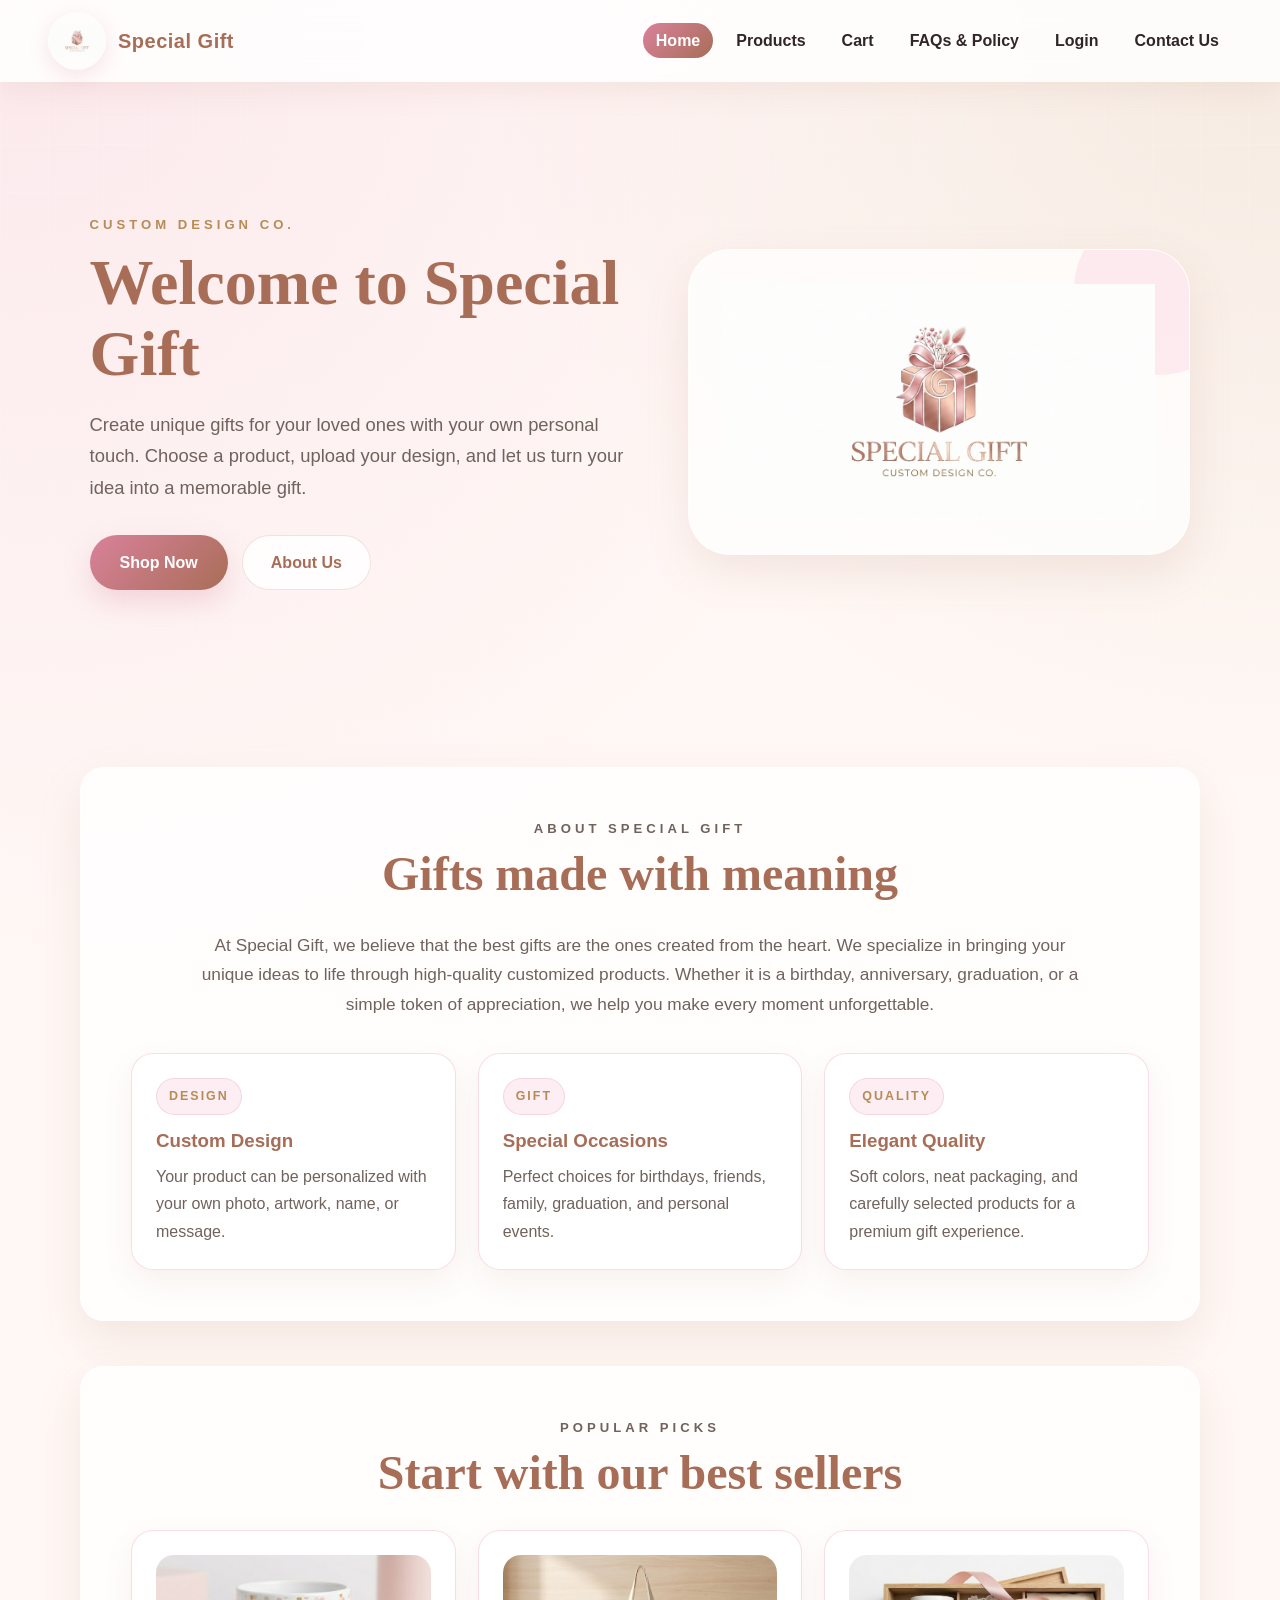
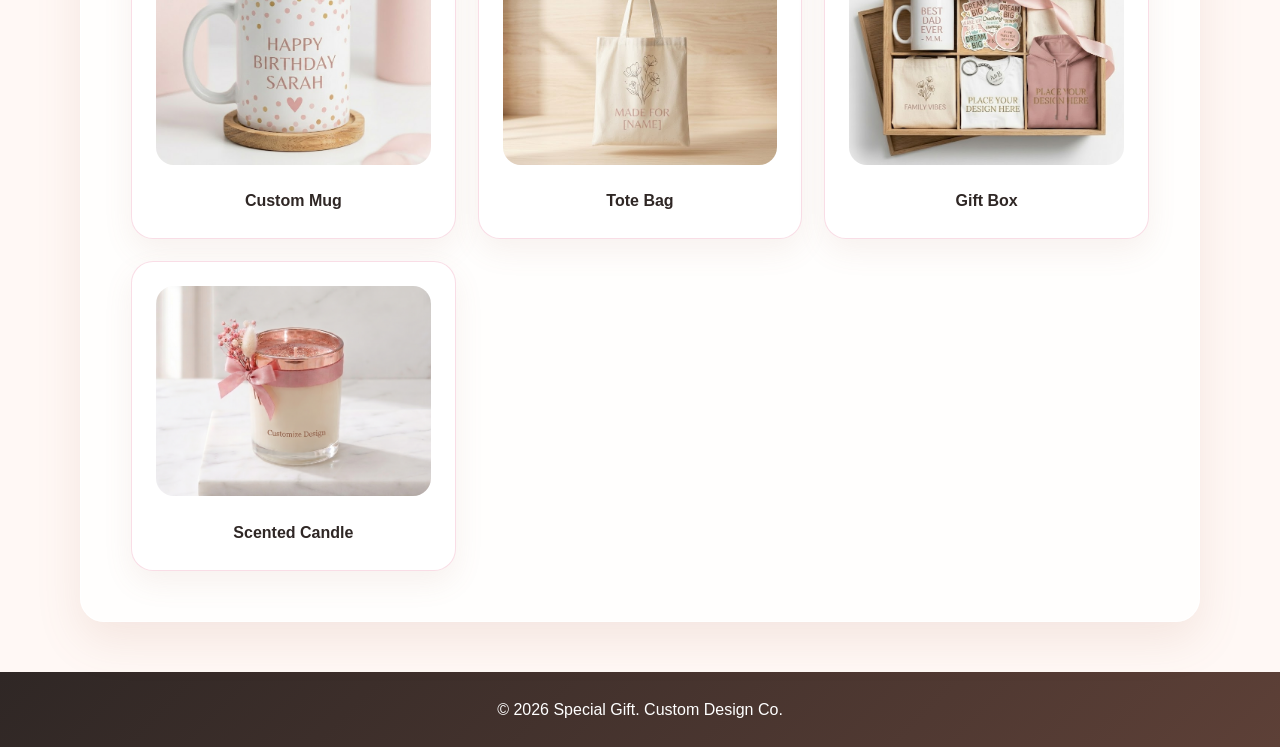
<file: index.html>
<!DOCTYPE html>
<html lang="en">
<head>
    <meta charset="UTF-8">
    <meta name="viewport" content="width=device-width, initial-scale=1.0">
    <title>Special Gift | Home</title>
    <link rel="stylesheet" href="style.css">
</head>
<body>
    <header>
        <a class="brand" href="index.html" aria-label="Special Gift Home">
            <img src="logo.png" alt="Special Gift Logo">
            <span>Special Gift</span>
        </a>
        <nav>
            <ul>
                <li><a href="index.html" class="active">Home</a></li>
                <li><a href="products.html">Products</a></li>
                <li><a href="cart.html">Cart</a></li>
                <li><a href="faq.html">FAQs & Policy</a></li>
                <li><a href="login.html">Login</a></li>
                <li><a href="contact.html">Contact Us</a></li>
            </ul>
        </nav>
    </header>

    <main>
        <section class="hero luxury-hero reveal">
            <div class="hero-content">
                <p class="eyebrow">Custom Design Co.</p>
                <h1 id="dynamic-title">Welcome to Special Gift</h1>
                <p class="hero-text">
                    Create unique gifts for your loved ones with your own personal touch. Choose a product, upload your design, and let us turn your idea into a memorable gift.
                </p>
                <div class="hero-actions">
                    <a class="primary-btn" href="products.html">Shop Now</a>
                    <a class="secondary-btn" href="#about">About Us</a>
                </div>
            </div>
            <div class="hero-logo-card floating-img">
                <img src="logo.png" alt="Special Gift Custom Design Co.">
            </div>
        </section>

        <section id="about" class="about-section reveal">
            <div class="section-heading">
                <p class="eyebrow">About Special Gift</p>
                <h2>Gifts made with meaning</h2>
            </div>
            <p>
                At Special Gift, we believe that the best gifts are the ones created from the heart. We specialize in bringing your unique ideas to life through high-quality customized products. Whether it is a birthday, anniversary, graduation, or a simple token of appreciation, we help you make every moment unforgettable.
            </p>
            <div class="about-cards">
                <article>
                    <span class="text-icon">Design</span>
                    <h3>Custom Design</h3>
                    <p>Your product can be personalized with your own photo, artwork, name, or message.</p>
                </article>
                <article>
                    <span class="text-icon">Gift</span>
                    <h3>Special Occasions</h3>
                    <p>Perfect choices for birthdays, friends, family, graduation, and personal events.</p>
                </article>
                <article>
                    <span class="text-icon">Quality</span>
                    <h3>Elegant Quality</h3>
                    <p>Soft colors, neat packaging, and carefully selected products for a premium gift experience.</p>
                </article>
            </div>
        </section>

        <section class="featured-products reveal">
            <div class="section-heading">
                <p class="eyebrow">Popular Picks</p>
                <h2>Start with our best sellers</h2>
            </div>
            <div class="mini-grid">
                <a href="product-details.html?item=Mug&img=mug.jfif&price=45" class="mini-card hover-photo"><img src="mug.jfif" alt="Mug"><span>Custom Mug</span></a>
                <a href="product-details.html?item=Tote Bag&img=toteBag.jfif&price=35" class="mini-card hover-photo"><img src="toteBag.jfif" alt="Tote Bag"><span>Tote Bag</span></a>
                <a href="product-details.html?item=Gift Box&img=box.jfif&price=180" class="mini-card hover-photo"><img src="box.jfif" alt="Gift Box"><span>Gift Box</span></a>
                <a href="product-details.html?item=Scented Candle&img=candle.png&price=55" class="mini-card hover-photo"><img src="candle.png" alt="Scented Candle"><span>Scented Candle</span></a>
            </div>
        </section>
    </main>

    <footer>
        <p>&copy; 2026 Special Gift. Custom Design Co.</p>
    </footer>

    <script src="script.js"></script>
</body>
</html>
</file>
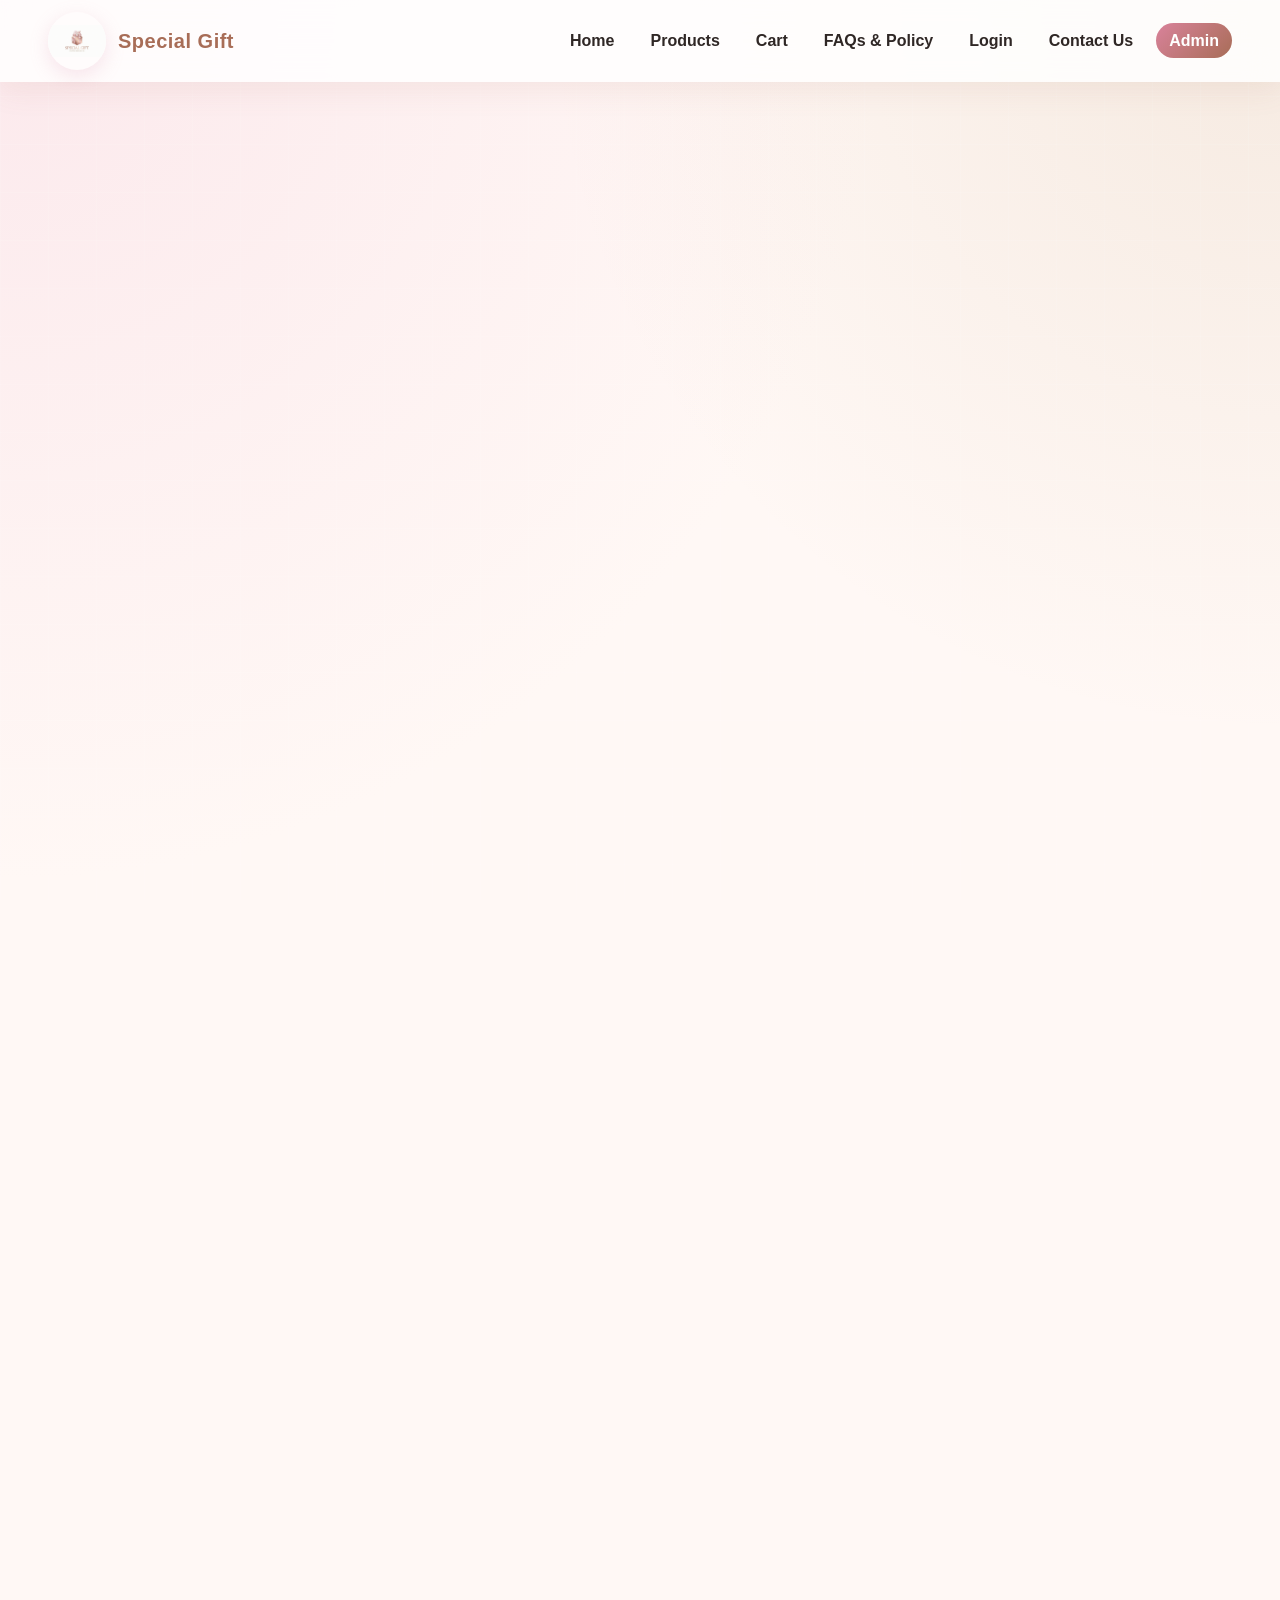
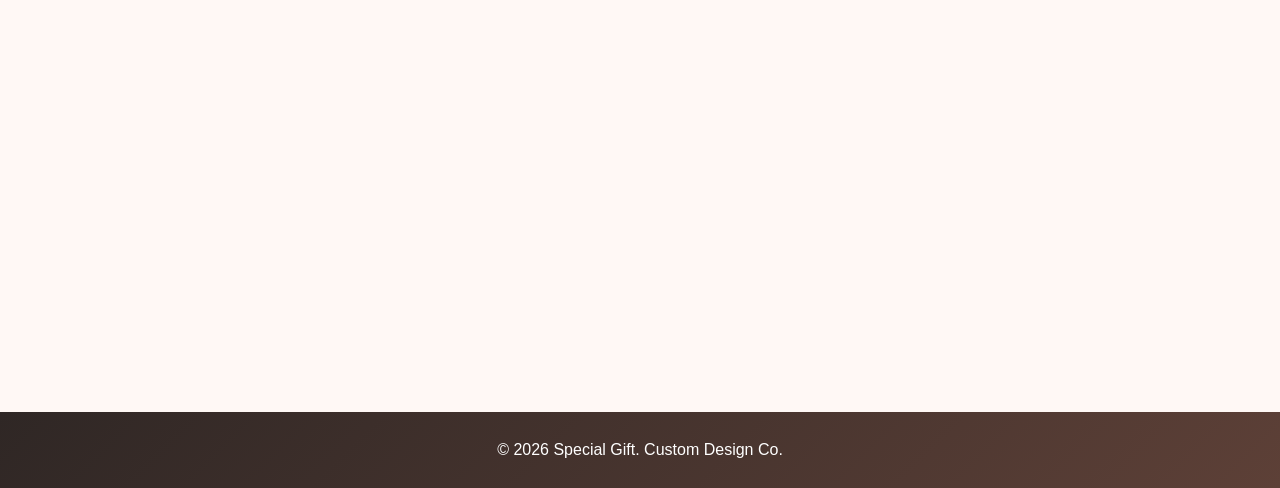
<file: admin.html>
<!DOCTYPE html>
<html lang="en">
<head>
    <meta charset="UTF-8">
    <meta name="viewport" content="width=device-width, initial-scale=1.0">
    <title>Special Gift | Admin Panel</title>
    <link rel="stylesheet" href="style.css">
</head>
<body>
    <header>
        <a class="brand" href="index.html"><img src="logo.png" alt="Special Gift Logo"><span>Special Gift</span></a>
        <nav>
            <ul>
                <li><a href="index.html">Home</a></li>
                <li><a href="products.html">Products</a></li>
                <li><a href="cart.html">Cart</a></li>
                <li><a href="faq.html">FAQs & Policy</a></li>
                <li><a href="login.html">Login</a></li>
                <li><a href="contact.html">Contact Us</a></li>
                <li><a href="admin.html" class="active">Admin</a></li>
            </ul>
        </nav>
    </header>

    <main>
        <section class="page-hero reveal">
            <p class="eyebrow">Admin Panel</p>
            <h1>Manage Products</h1>
            <p>Add new products to the catalog or remove existing ones.</p>
        </section>

        <section class="reveal" style="max-width:520px;margin:0 auto 40px;">
            <form id="add-product-form" class="pretty-form glass-card">
                <h3 style="margin-top:0;">Add New Product</h3>

                <label for="p-name">Product Name</label>
                <input type="text" id="p-name" placeholder="e.g. Custom Photo Frame" required>

                <label for="p-price">Price (SAR)</label>
                <input type="number" id="p-price" placeholder="e.g. 60" min="1" required>

                <label for="p-image">Product Image</label>
                <select id="p-image" required>
                    <option value="mug.jfif">Mug</option>
                    <option value="sticker.jfif">Sticker</option>
                    <option value="toteBag.jfif">Tote Bag</option>
                    <option value="keychain.jfif">Keychain</option>
                    <option value="tshirt.jfif">T-Shirt</option>
                    <option value="hodie.jfif">Hoodie</option>
                    <option value="box.jfif">Gift Box</option>
                    <option value="candle.png">Scented Candle</option>
                </select>

                <button type="submit" class="primary-btn full-btn">Add Product</button>
                <p id="admin-message" class="form-message"></p>
            </form>
            <p style="text-align:center;margin-top:14px;">
                <button id="reset-btn" class="secondary-btn">Reset to Default Catalog</button>
            </p>
        </section>

        <section class="reveal">
            <h2 style="text-align:center;">Current Products</h2>
            <div id="admin-product-list" class="product-grid"></div>
        </section>
    </main>

    <footer><p>&copy; 2026 Special Gift. Custom Design Co.</p></footer>

    <script>
        const DEFAULT_PRODUCTS = [
            { name: 'Custom Printed Mug', price: 45, image: 'mug.jfif' },
            { name: 'Custom Sticker Pack', price: 20, image: 'sticker.jfif' },
            { name: 'Custom Printed Tote Bag', price: 35, image: 'toteBag.jfif' },
            { name: 'Custom Engraved Keychain', price: 25, image: 'keychain.jfif' },
            { name: 'Custom Printed T-Shirt', price: 75, image: 'tshirt.jfif' },
            { name: 'Custom Printed Hoodie', price: 120, image: 'hodie.jfif' },
            { name: 'Custom Mixed Gift Box', price: 180, image: 'box.jfif' },
            { name: 'Custom Scented Candle', price: 55, image: 'candle.png' }
        ];

        function getAdminProducts() {
            return JSON.parse(localStorage.getItem('specialGiftProducts')) || [];
        }
        function getHiddenProducts() {
            return JSON.parse(localStorage.getItem('specialGiftHiddenProducts')) || [];
        }

        function makeRow(product, type, index) {
            const card = document.createElement('div');
            card.className = 'product-card';
            card.innerHTML =
                '<img src="' + product.image + '" alt="' + product.name + '">' +
                '<h3>' + product.name + '</h3>' +
                '<p class="price">' + product.price + ' SAR</p>';
            const btn = document.createElement('button');
            btn.className = 'remove-btn';
            btn.textContent = 'Remove';
            btn.addEventListener('click', function () {
                if (type === 'default') {
                    const hidden = getHiddenProducts();
                    hidden.push(product.name);
                    localStorage.setItem('specialGiftHiddenProducts', JSON.stringify(hidden));
                } else {
                    const added = getAdminProducts();
                    added.splice(index, 1);
                    localStorage.setItem('specialGiftProducts', JSON.stringify(added));
                }
                document.getElementById('admin-message').textContent =
                    '"' + product.name + '" was removed from the catalog.';
                renderAdminList();
            });
            card.appendChild(btn);
            return card;
        }

        function renderAdminList() {
            const list = document.getElementById('admin-product-list');
            list.innerHTML = '';
            const hidden = getHiddenProducts();
            DEFAULT_PRODUCTS.forEach(function (product) {
                if (hidden.indexOf(product.name) === -1) {
                    list.appendChild(makeRow(product, 'default'));
                }
            });
            getAdminProducts().forEach(function (product, index) {
                list.appendChild(makeRow(product, 'added', index));
            });
        }

        document.getElementById('add-product-form').addEventListener('submit', function (event) {
            event.preventDefault();
            const name = document.getElementById('p-name').value.trim();
            const price = Number(document.getElementById('p-price').value);
            const image = document.getElementById('p-image').value;
            const message = document.getElementById('admin-message');
            if (name.length < 2 || !price || price <= 0) {
                message.textContent = 'Please enter a valid product name and a price greater than 0.';
                return;
            }
            const added = getAdminProducts();
            added.push({ name: name, price: price, image: image });
            localStorage.setItem('specialGiftProducts', JSON.stringify(added));
            message.textContent = '"' + name + '" was added to the catalog.';
            event.target.reset();
            renderAdminList();
        });

        document.getElementById('reset-btn').addEventListener('click', function () {
            localStorage.removeItem('specialGiftProducts');
            localStorage.removeItem('specialGiftHiddenProducts');
            document.getElementById('admin-message').textContent = 'Catalog reset to default products.';
            renderAdminList();
        });

        renderAdminList();
    </script>
</body>
</html>
</file>
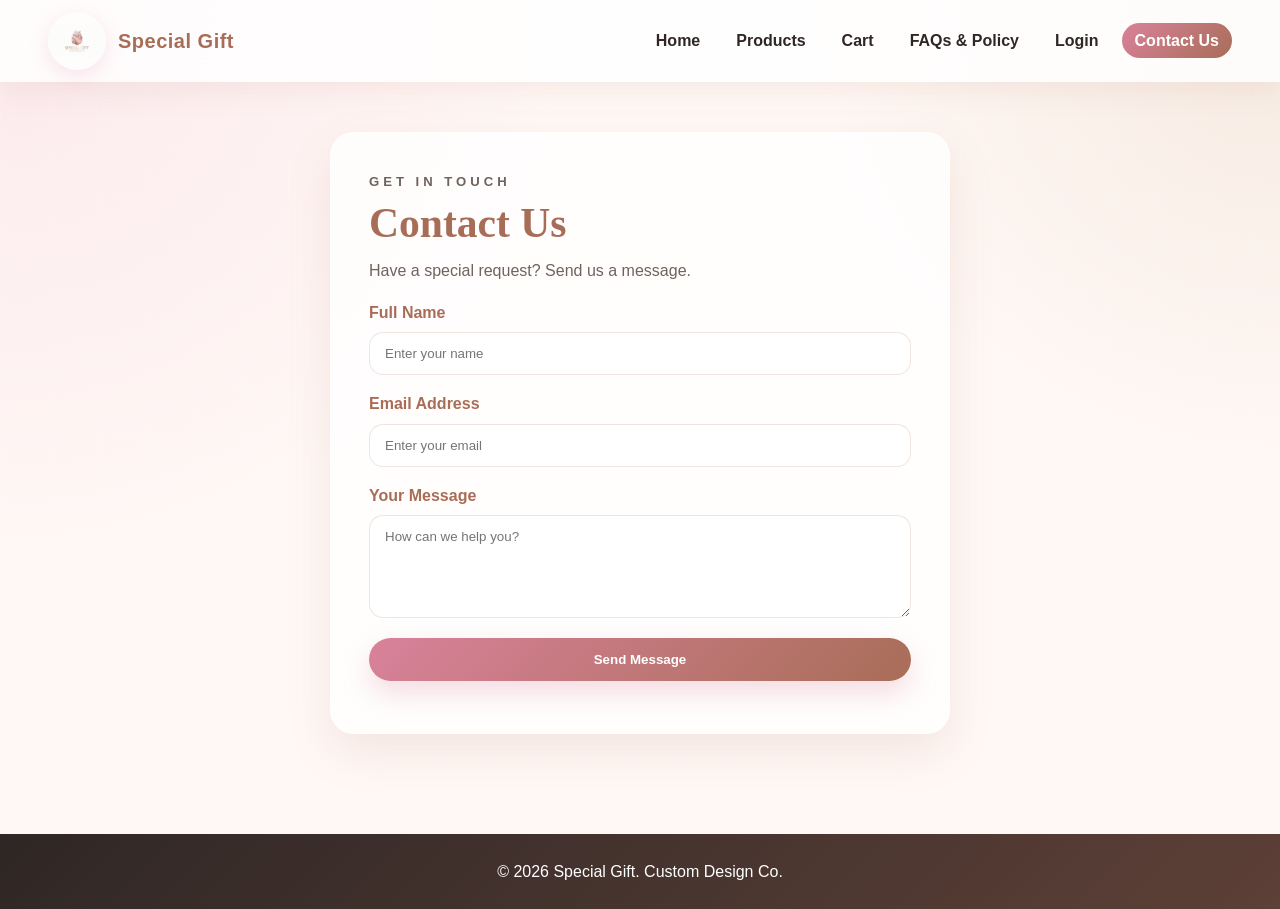
<file: contact.html>
<!DOCTYPE html>
<html lang="en">
<head>
    <meta charset="UTF-8">
    <meta name="viewport" content="width=device-width, initial-scale=1.0">
    <title>Special Gift | Contact Us</title>
    <link rel="stylesheet" href="style.css">
</head>
<body>
    <header>
        <a class="brand" href="index.html"><img src="logo.png" alt="Special Gift Logo"><span>Special Gift</span></a>
        <nav>
            <ul>
                <li><a href="index.html">Home</a></li>
                <li><a href="products.html">Products</a></li>
                <li><a href="cart.html">Cart</a></li>
                <li><a href="faq.html">FAQs & Policy</a></li>
                <li><a href="login.html">Login</a></li>
                <li><a href="contact.html" class="active">Contact Us</a></li>
            </ul>
        </nav>
    </header>

    <main class="form-page reveal">
        <form id="contact-form" class="pretty-form glass-card">
            <p class="eyebrow">Get in Touch</p>
            <h1>Contact Us</h1>
            <p>Have a special request? Send us a message.</p>
            <label for="name">Full Name</label>
            <input type="text" id="name" placeholder="Enter your name" required>
            <label for="email">Email Address</label>
            <input type="email" id="email" placeholder="Enter your email" required>
            <label for="message">Your Message</label>
            <textarea id="message" rows="5" placeholder="How can we help you?" required></textarea>
            <button type="submit" class="primary-btn full-btn">Send Message</button>
            <p id="contact-message" class="status-message"></p>
        </form>
    </main>

    <footer><p>&copy; 2026 Special Gift. Custom Design Co.</p></footer>
    <script src="script.js"></script>
</body>
</html>
</file>
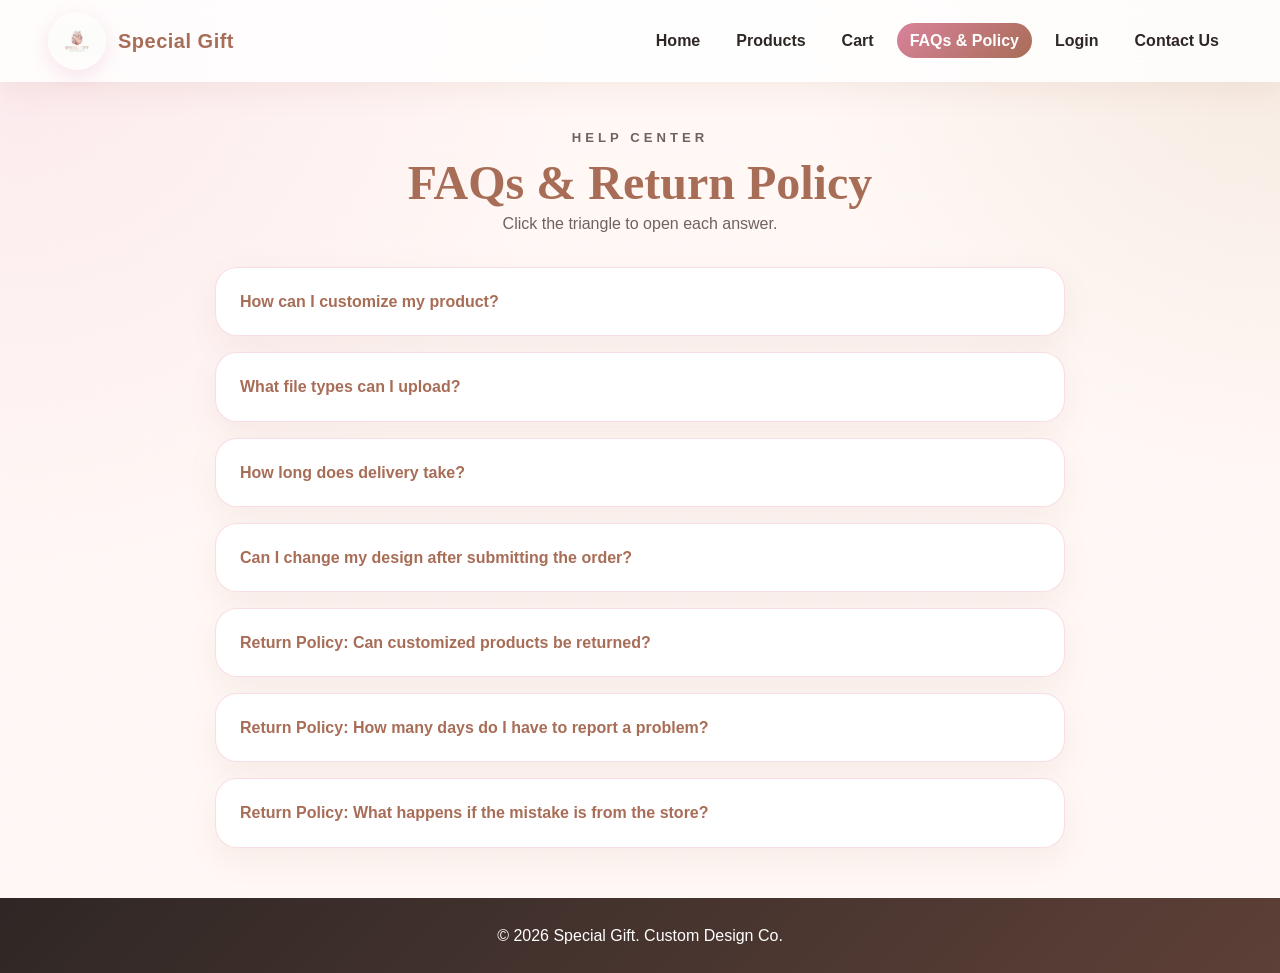
<file: faq.html>
<!DOCTYPE html>
<html lang="en">
<head>
    <meta charset="UTF-8">
    <meta name="viewport" content="width=device-width, initial-scale=1.0">
    <title>Special Gift | FAQs & Return Policy</title>
    <link rel="stylesheet" href="style.css">
</head>
<body>
    <header>
        <a class="brand" href="index.html"><img src="logo.png" alt="Special Gift Logo"><span>Special Gift</span></a>
        <nav>
            <ul>
                <li><a href="index.html">Home</a></li>
                <li><a href="products.html">Products</a></li>
                <li><a href="cart.html">Cart</a></li>
                <li><a href="faq.html" class="active">FAQs & Policy</a></li>
                <li><a href="login.html">Login</a></li>
                <li><a href="contact.html">Contact Us</a></li>
            </ul>
        </nav>
    </header>

    <main class="page-container reveal">
        <div class="section-heading">
            <p class="eyebrow">Help Center</p>
            <h1>FAQs & Return Policy</h1>
            <p>Click the triangle to open each answer.</p>
        </div>

        <section class="accordion">
            <details>
                <summary>How can I customize my product?</summary>
                <p>Choose a product from the Products page, click Customize Now, select the color, upload your design, and add any special instructions.</p>
            </details>
            <details>
                <summary>What file types can I upload?</summary>
                <p>You can upload common image files such as JPG, PNG, JPEG, and JFIF.</p>
            </details>
            <details>
                <summary>How long does delivery take?</summary>
                <p>Delivery time depends on the product type, design details, and location. The customer support team will confirm the expected time after the order is reviewed.</p>
            </details>
            <details>
                <summary>Can I change my design after submitting the order?</summary>
                <p>You can request a design change before printing starts. After production begins, changes may not be possible.</p>
            </details>
            <details>
                <summary>Return Policy: Can customized products be returned?</summary>
                <p>Customized products cannot be returned unless there is a printing error, damaged item, or wrong product delivered.</p>
            </details>
            <details>
                <summary>Return Policy: How many days do I have to report a problem?</summary>
                <p>Please contact us within 3 days of receiving the order and include clear photos of the issue.</p>
            </details>
            <details>
                <summary>Return Policy: What happens if the mistake is from the store?</summary>
                <p>If the mistake is confirmed, we will offer a replacement or a suitable solution based on the order case.</p>
            </details>
        </section>
    </main>

    <footer><p>&copy; 2026 Special Gift. Custom Design Co.</p></footer>
    <script src="script.js"></script>
</body>
</html>
</file>
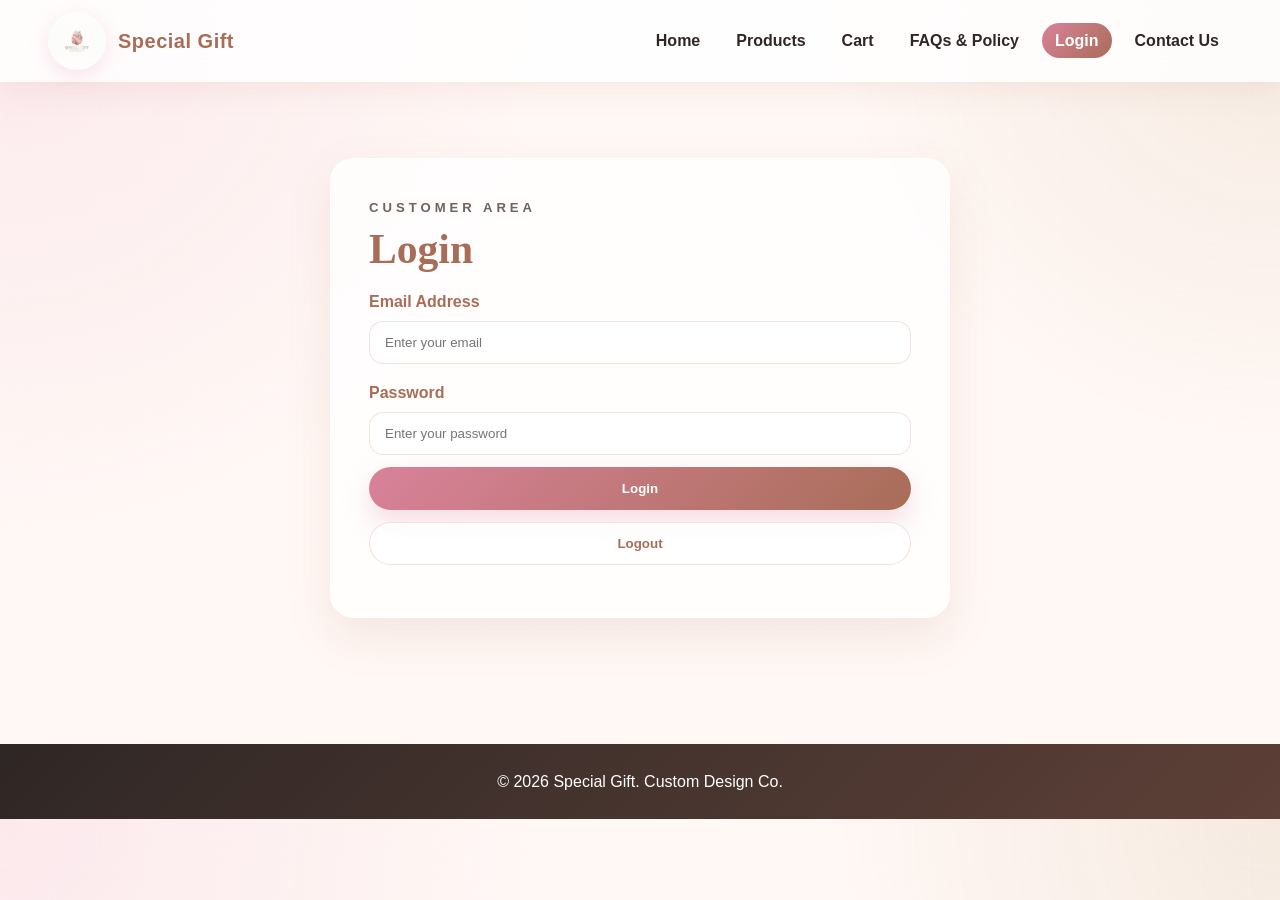
<file: login.html>
<!DOCTYPE html>
<html lang="en">
<head>
    <meta charset="UTF-8">
    <meta name="viewport" content="width=device-width, initial-scale=1.0">
    <title>Special Gift | Login</title>
    <link rel="stylesheet" href="style.css">
</head>

<body>
    <header>
        <a class="brand" href="index.html">
            <img src="logo.png" alt="Special Gift Logo">
            <span>Special Gift</span>
        </a>

        <nav>
            <ul>
                <li><a href="index.html">Home</a></li>
                <li><a href="products.html">Products</a></li>
                <li><a href="cart.html">Cart</a></li>
                <li><a href="faq.html">FAQs & Policy</a></li>
                <li><a href="login.html" class="active">Login</a></li>
                <li><a href="contact.html">Contact Us</a></li>
            </ul>
        </nav>
    </header>

    <main class="form-page reveal">
        <form id="login-form" class="pretty-form glass-card">
            <p class="eyebrow">Customer Area</p>
            <h1>Login</h1>

            <label for="login-email">Email Address</label>
            <input 
                type="email" 
                id="login-email" 
                placeholder="Enter your email" 
                required
            >

            <label for="login-password">Password</label>
            <input 
                type="password" 
                id="login-password" 
                placeholder="Enter your password" 
                required 
                minlength="6"
            >

            <button type="submit" class="primary-btn full-btn">Login</button>
            <button type="button" id="logout-btn" class="secondary-btn full-btn">Logout</button>

            <p id="login-message" class="status-message"></p>
        </form>
    </main>

    <footer>
        <p>&copy; 2026 Special Gift. Custom Design Co.</p>
    </footer>

    <script src="script.js"></script>
</body>
</html>
</file>
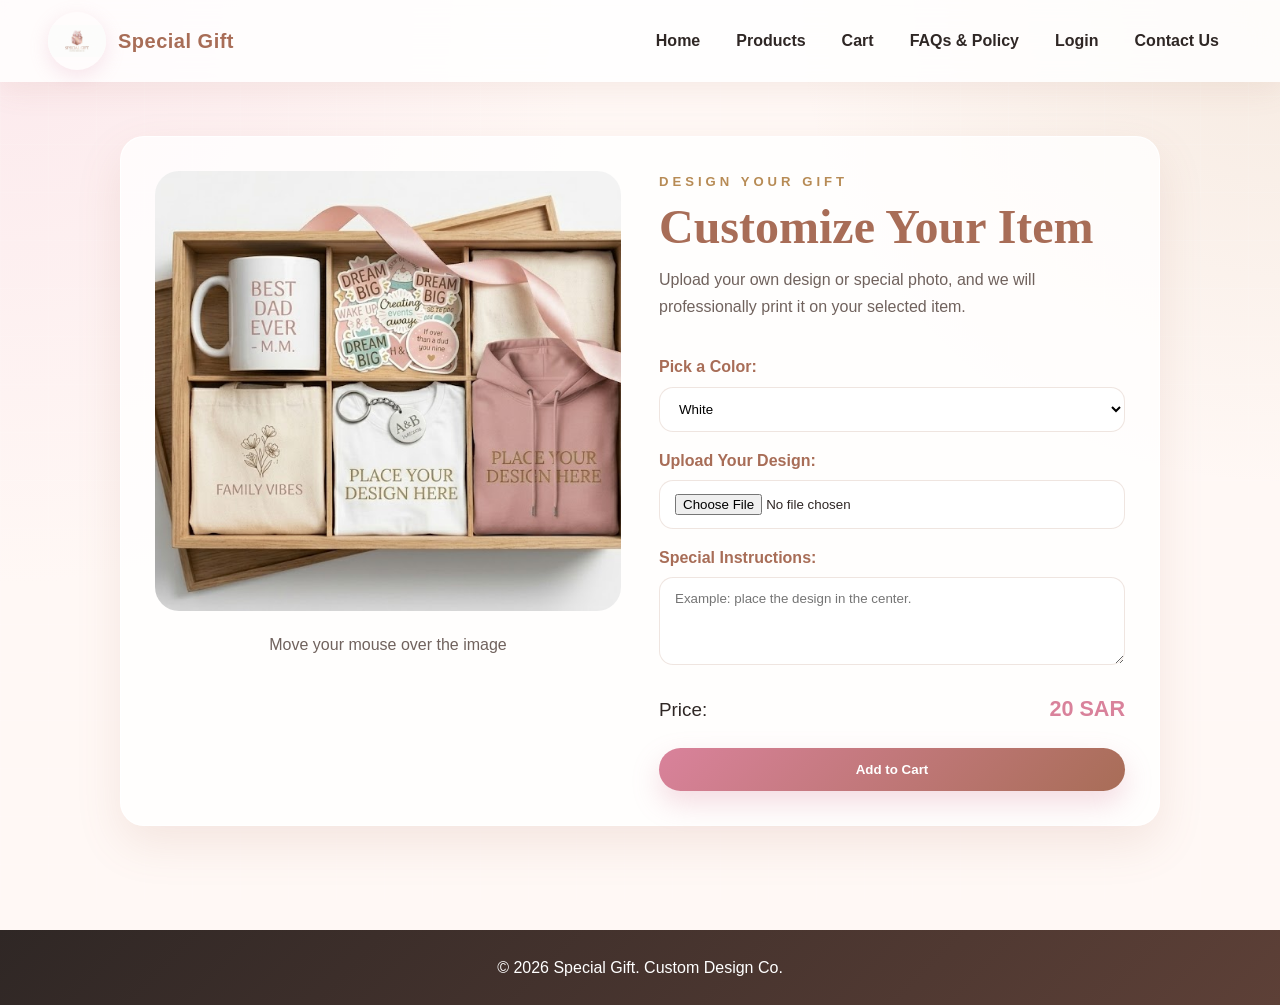
<file: product-details.html>
<!DOCTYPE html>
<html lang="en">
<head>
    <meta charset="UTF-8">
    <meta name="viewport" content="width=device-width, initial-scale=1.0">
    <title>Special Gift | Customize</title>
    <link rel="stylesheet" href="style.css">
</head>
<body>
    <header>
        <a class="brand" href="index.html"><img src="logo.png" alt="Special Gift Logo"><span>Special Gift</span></a>
        <nav>
            <ul>
                <li><a href="index.html">Home</a></li>
                <li><a href="products.html">Products</a></li>
                <li><a href="cart.html">Cart</a></li>
                <li><a href="faq.html">FAQs & Policy</a></li>
                <li><a href="login.html">Login</a></li>
                <li><a href="contact.html">Contact Us</a></li>
            </ul>
        </nav>
    </header>

    <main class="product-details-container reveal">
        <div class="product-info-section glass-card">
            <div class="product-image hover-photo">
                <img src="box.jfif" alt="Customizable Product" id="main-product-img">
                <p class="image-hint">Move your mouse over the image</p>
            </div>
            <div class="product-customization">
                <p class="eyebrow">Design your gift</p>
                <h1 id="product-title">Customize Your Item</h1>
                <p class="product-description">Upload your own design or special photo, and we will professionally print it on your selected item.</p>
                <form id="customization-form">
                    <label for="color">Pick a Color:</label>
                    <select id="color" name="color">
                        <option value="White">White</option>
                        <option value="Black">Black</option>
                        <option value="Soft Pink">Soft Pink</option>
                        <option value="Beige">Beige</option>
                    </select>

                    <label for="design-upload">Upload Your Design:</label>
                    <input type="file" id="design-upload" name="design-upload" accept="image/*" required>

                    <label for="notes">Special Instructions:</label>
                    <textarea id="notes" rows="4" placeholder="Example: place the design in the center."></textarea>

                    <div class="price-display">
                        <span>Price:</span>
                        <strong class="price-tag" id="display-price">20 SAR</strong>
                    </div>
                    <button type="submit" class="primary-btn full-btn">Add to Cart</button>
                </form>
            </div>
        </div>
    </main>

    <footer><p>&copy; 2026 Special Gift. Custom Design Co.</p></footer>
    <script src="script.js"></script>
</body>
</html>
</file>
<file: style.css>
:root {
    --primary-color: #d9829b;
    --secondary-color: #f9dce5;
    --accent-color: #a86d57;
    --gold-color: #b78b55;
    --text-color: #2f2725;
    --muted-color: #70625d;
    --bg-color: #fff8f5;
    --white: #ffffff;
    --shadow: 0 18px 45px rgba(168, 109, 87, 0.13);
    --radius: 24px;
}

* { margin: 0; padding: 0; box-sizing: border-box; }

html { scroll-behavior: smooth; }

body {
    font-family: 'Segoe UI', Tahoma, Geneva, Verdana, sans-serif;
    background:
        radial-gradient(circle at top left, rgba(249, 220, 229, 0.55), transparent 36%),
        radial-gradient(circle at top right, rgba(183, 139, 85, 0.13), transparent 30%),
        var(--bg-color);
    color: var(--text-color);
    line-height: 1.7;
}

body::before {
    content: "";
    position: fixed;
    inset: 0;
    pointer-events: none;
    background-image: linear-gradient(rgba(255,255,255,0.32) 1px, transparent 1px), linear-gradient(90deg, rgba(255,255,255,0.32) 1px, transparent 1px);
    background-size: 48px 48px;
    opacity: 0.35;
    z-index: -1;
}

header {
    background: rgba(255, 255, 255, 0.83);
    backdrop-filter: blur(16px);
    padding: 12px 48px;
    display: flex;
    justify-content: space-between;
    align-items: center;
    box-shadow: 0 8px 30px rgba(168, 109, 87, 0.10);
    position: sticky;
    top: 0;
    z-index: 1000;
}

.brand {
    display: flex;
    align-items: center;
    gap: 12px;
    text-decoration: none;
    color: var(--text-color);
    font-weight: 800;
    letter-spacing: 0.5px;
}

.brand img {
    width: 58px;
    height: 58px;
    object-fit: contain;
    border-radius: 50%;
    box-shadow: 0 6px 20px rgba(217, 130, 155, 0.20);
}

.brand span { font-size: 1.25rem; color: var(--accent-color); }

nav ul {
    list-style: none;
    display: flex;
    gap: 10px;
    align-items: center;
    flex-wrap: wrap;
}

nav ul li a {
    text-decoration: none;
    color: var(--text-color);
    font-weight: 700;
    padding: 9px 13px;
    border-radius: 999px;
    transition: 0.25s ease;
}

nav ul li a:hover,
nav ul li a.active {
    color: var(--white);
    background: linear-gradient(135deg, var(--primary-color), var(--accent-color));
}

main { min-height: 72vh; }

.luxury-hero {
    min-height: 640px;
    padding: 70px 7%;
    display: grid;
    grid-template-columns: 1.05fr 0.95fr;
    align-items: center;
    gap: 44px;
}

.hero-content h1,
.page-hero h1,
.section-heading h1,
.section-heading h2,
.pretty-form h1,
.product-customization h1 {
    font-family: Georgia, 'Times New Roman', serif;
    color: var(--accent-color);
    line-height: 1.1;
}

.hero-content h1 { font-size: clamp(2.6rem, 5vw, 5.1rem); margin: 12px 0 20px; }
.hero-text { max-width: 650px; font-size: 1.15rem; color: var(--muted-color); margin-bottom: 32px; }
.eyebrow { color: var(--gold-color); text-transform: uppercase; letter-spacing: 4px; font-weight: 800; font-size: 0.82rem; }

.hero-actions { display: flex; gap: 14px; flex-wrap: wrap; }
.primary-btn,
.secondary-btn,
.product-card button {
    display: inline-block;
    text-decoration: none;
    border: none;
    cursor: pointer;
    font-weight: 800;
    border-radius: 999px;
    transition: 0.25s ease;
}

.primary-btn {
    background: linear-gradient(135deg, var(--primary-color), var(--accent-color));
    color: var(--white);
    padding: 14px 30px;
    box-shadow: 0 12px 28px rgba(217, 130, 155, 0.28);
}
.primary-btn:hover { transform: translateY(-3px); box-shadow: 0 16px 34px rgba(217, 130, 155, 0.36); }

.secondary-btn {
    background: rgba(255, 255, 255, 0.8);
    color: var(--accent-color);
    padding: 13px 28px;
    border: 1px solid rgba(168, 109, 87, 0.18);
}
.secondary-btn:hover { transform: translateY(-3px); background: var(--white); }

.full-btn { width: 100%; text-align: center; margin-top: 12px; }

.hero-logo-card {
    background: rgba(255, 255, 255, 0.72);
    border: 1px solid rgba(255,255,255,0.8);
    border-radius: 42px;
    padding: 34px;
    box-shadow: var(--shadow);
    position: relative;
    overflow: hidden;
}
.hero-logo-card::after {
    content: "";
    position: absolute;
    width: 170px;
    height: 170px;
    border-radius: 50%;
    background: rgba(249, 220, 229, 0.55);
    right: -55px;
    top: -45px;
}
.hero-logo-card img { width: 100%; display: block; position: relative; z-index: 1; }

.floating-img { animation: floatGift 4s ease-in-out infinite; }
@keyframes floatGift { 0%, 100% { transform: translateY(0); } 50% { transform: translateY(-14px); } }

.about-section,
.featured-products,
.page-container,
.page-hero {
    width: min(1120px, calc(100% - 34px));
    margin: 45px auto;
}

.about-section,
.featured-products,
.page-hero,
.glass-card,
.pretty-form {
    background: rgba(255,255,255,0.76);
    border: 1px solid rgba(255,255,255,0.9);
    border-radius: var(--radius);
    box-shadow: var(--shadow);
}

.about-section,
.featured-products,
.page-hero { padding: 50px; }
.section-heading { text-align: center; margin-bottom: 30px; }
.section-heading h1,
.section-heading h2 { font-size: clamp(2rem, 4vw, 3rem); margin-top: 8px; }
.section-heading p { color: var(--muted-color); }
.about-section > p { max-width: 880px; margin: 0 auto 34px; text-align: center; color: var(--muted-color); font-size: 1.08rem; }

.about-cards,
.mini-grid {
    display: grid;
    grid-template-columns: repeat(3, 1fr);
    gap: 22px;
}

.about-cards article,
.mini-card,
.product-card,
.cart-item,
.accordion details {
    background: var(--white);
    border-radius: 22px;
    padding: 24px;
    box-shadow: 0 12px 30px rgba(168, 109, 87, 0.09);
    border: 1px solid rgba(249, 220, 229, 0.95);
}

.about-cards .text-icon {
    display: inline-block;
    color: var(--gold-color);
    font-size: 0.78rem;
    font-weight: 900;
    letter-spacing: 2px;
    text-transform: uppercase;
    background: rgba(249, 220, 229, 0.48);
    border: 1px solid rgba(217, 130, 155, 0.22);
    padding: 7px 12px;
    border-radius: 999px;
}
.about-cards h3 { color: var(--accent-color); margin: 10px 0 6px; }
.about-cards p { color: var(--muted-color); }

.mini-card { text-decoration: none; color: var(--text-color); text-align: center; font-weight: 800; }
.mini-card img { width: 100%; height: 210px; object-fit: cover; border-radius: 18px; margin-bottom: 14px; }

.page-hero { text-align: center; }
.page-hero h1 { font-size: clamp(2.1rem, 4vw, 3.6rem); margin: 10px 0; }
.page-hero p { color: var(--muted-color); }
#product-search {
    margin-top: 28px;
    width: min(620px, 100%);
    padding: 16px 20px;
    border-radius: 999px;
    border: 1px solid rgba(168, 109, 87, 0.18);
    box-shadow: 0 10px 26px rgba(168,109,87,0.08);
    outline: none;
    font-size: 1rem;
}
#product-search:focus { border-color: var(--primary-color); }

.product-grid {
    display: grid;
    grid-template-columns: repeat(auto-fit, minmax(245px, 1fr));
    gap: 28px;
    padding: 20px 40px 54px;
    max-width: 1200px;
    margin: 0 auto;
}
.product-card { text-align: center; transition: 0.3s ease; }
.product-card:hover { transform: translateY(-8px); box-shadow: 0 18px 42px rgba(168,109,87,0.16); }
.product-card img { width: 100%; height: 210px; object-fit: cover; border-radius: 18px; margin-bottom: 16px; transition: 0.35s ease; }
.hover-photo:hover img { transform: scale(1.05) rotate(1deg); filter: saturate(1.08); }
.product-card h3 { min-height: 50px; font-size: 1.15rem; }
.price { color: var(--primary-color); font-weight: 900; font-size: 1.12rem; margin: 10px 0 15px; }
.product-card button { width: 100%; padding: 12px 18px; color: var(--white); background: linear-gradient(135deg, var(--primary-color), var(--accent-color)); }

.empty-message { display: none; text-align: center; color: var(--muted-color); margin-bottom: 60px; font-weight: 700; }

.product-details-container { padding: 54px 20px; max-width: 1080px; margin: 0 auto; }
.product-info-section { display: grid; grid-template-columns: 1fr 1fr; gap: 38px; padding: 34px; }
.product-image img { width: 100%; height: 440px; object-fit: cover; border-radius: 24px; transition: 0.35s ease; }
.image-hint { text-align: center; color: var(--muted-color); margin-top: 12px; }
.product-customization { display: flex; flex-direction: column; justify-content: center; }
.product-customization h1 { font-size: clamp(2rem, 4vw, 3rem); margin: 8px 0 12px; }
.product-description { color: var(--muted-color); margin-bottom: 18px; }
label { display: block; font-weight: 800; margin: 15px 0 6px; color: var(--accent-color); }
input, textarea, select {
    width: 100%;
    padding: 13px 15px;
    border-radius: 14px;
    border: 1px solid rgba(168,109,87,0.18);
    font-family: inherit;
    outline: none;
    background: rgba(255,255,255,0.86);
}
input:focus, textarea:focus, select:focus { border-color: var(--primary-color); box-shadow: 0 0 0 4px rgba(217,130,155,0.12); }
.price-display { margin: 18px 0 8px; font-size: 1.18rem; display: flex; justify-content: space-between; align-items: center; }
.price-tag { color: var(--primary-color); font-size: 1.35rem; }

.form-page { min-height: 68vh; display: flex; align-items: center; justify-content: center; padding: 50px 18px; }
.pretty-form { width: min(620px, 100%); padding: 38px; }
.pretty-form h1 { font-size: 2.6rem; margin: 8px 0 10px; }
.pretty-form p { color: var(--muted-color); }
.status-message { margin-top: 14px; font-weight: 800; color: var(--accent-color); text-align: center; }

.accordion { display: grid; gap: 16px; max-width: 850px; margin: 0 auto; }
.accordion details { padding: 0; overflow: hidden; }
.accordion summary {
    cursor: pointer;
    padding: 20px 24px;
    font-weight: 900;
    color: var(--accent-color);
    list-style: disclosure-closed;
}
.accordion details[open] summary { list-style: disclosure-open; background: linear-gradient(135deg, rgba(249,220,229,0.55), rgba(255,255,255,0.9)); }
.accordion p { padding: 0 24px 22px 40px; color: var(--muted-color); }

.cart-list { display: grid; gap: 16px; max-width: 850px; margin: 0 auto 18px; }
.cart-item { display: grid; grid-template-columns: 96px 1fr auto; gap: 18px; align-items: center; }
.cart-item img { width: 96px; height: 96px; object-fit: cover; border-radius: 18px; }
.cart-item h3 { color: var(--accent-color); }
.remove-btn { border: none; padding: 10px 16px; border-radius: 999px; cursor: pointer; background: #f5d3dc; color: var(--accent-color); font-weight: 900; }
.cart-total { max-width: 850px; margin: 0 auto 22px; padding: 24px; display: flex; justify-content: space-between; font-size: 1.3rem; color: var(--accent-color); }

footer {
    background: linear-gradient(135deg, #2f2725, #5d4037);
    color: var(--white);
    text-align: center;
    padding: 24px;
    margin-top: 50px;
}

.reveal { opacity: 0; transform: translateY(26px); transition: 0.7s ease; }
.reveal.visible { opacity: 1; transform: translateY(0); }
.sparkle {
    position: fixed;
    width: 8px;
    height: 8px;
    border-radius: 50%;
    background: var(--primary-color);
    pointer-events: none;
    animation: sparkle 0.8s ease forwards;
    z-index: 9999;
}
@keyframes sparkle { to { transform: translateY(-28px) scale(0); opacity: 0; } }

@media (max-width: 850px) {
    header { padding: 14px; flex-direction: column; gap: 12px; }
    nav ul { justify-content: center; }
    .luxury-hero, .product-info-section { grid-template-columns: 1fr; }
    .luxury-hero { padding: 44px 20px; min-height: auto; }
    .about-cards, .mini-grid { grid-template-columns: 1fr; }
    .about-section, .featured-products, .page-hero { padding: 34px 20px; }
    .product-grid { padding: 18px; }
    .cart-item { grid-template-columns: 80px 1fr; }
    .cart-item button { grid-column: 1 / -1; }
}


/* Product image zoom modal */
.zoomable-product {
    cursor: zoom-in;
}

.product-modal {
    position: fixed;
    inset: 0;
    display: none;
    align-items: center;
    justify-content: center;
    padding: 24px;
    background: rgba(47, 39, 37, 0.58);
    backdrop-filter: blur(8px);
    z-index: 3000;
}

.product-modal.show {
    display: flex;
}

.modal-content {
    width: min(760px, 94vw);
    background: rgba(255, 255, 255, 0.96);
    border-radius: 28px;
    padding: 24px;
    box-shadow: 0 24px 70px rgba(47, 39, 37, 0.28);
    text-align: center;
    animation: modalPop 0.25s ease;
}

.modal-content img {
    width: 100%;
    max-height: 70vh;
    object-fit: contain;
    border-radius: 22px;
}

.modal-content h3 {
    margin-top: 14px;
    color: var(--accent-color);
    font-size: 1.35rem;
}

.modal-close {
    position: fixed;
    top: 24px;
    right: 28px;
    width: 46px;
    height: 46px;
    border: 0;
    border-radius: 50%;
    background: var(--white);
    color: var(--accent-color);
    font-size: 2rem;
    line-height: 1;
    cursor: pointer;
    box-shadow: 0 12px 30px rgba(47, 39, 37, 0.22);
}

@keyframes modalPop {
    from { transform: scale(0.92); opacity: 0; }
    to { transform: scale(1); opacity: 1; }
}


/* Clickable product preview */
.product-card img,
.mini-card img {
    cursor: zoom-in;
}

.product-modal.show .modal-content {
    animation: productZoomIn 0.28s ease both;
}

@keyframes productZoomIn {
    from { transform: scale(0.86); opacity: 0; }
    to { transform: scale(1); opacity: 1; }
}

.product-modal .modal-content img {
    max-width: min(92vw, 900px);
    max-height: 75vh;
    object-fit: contain;
}
</file>
